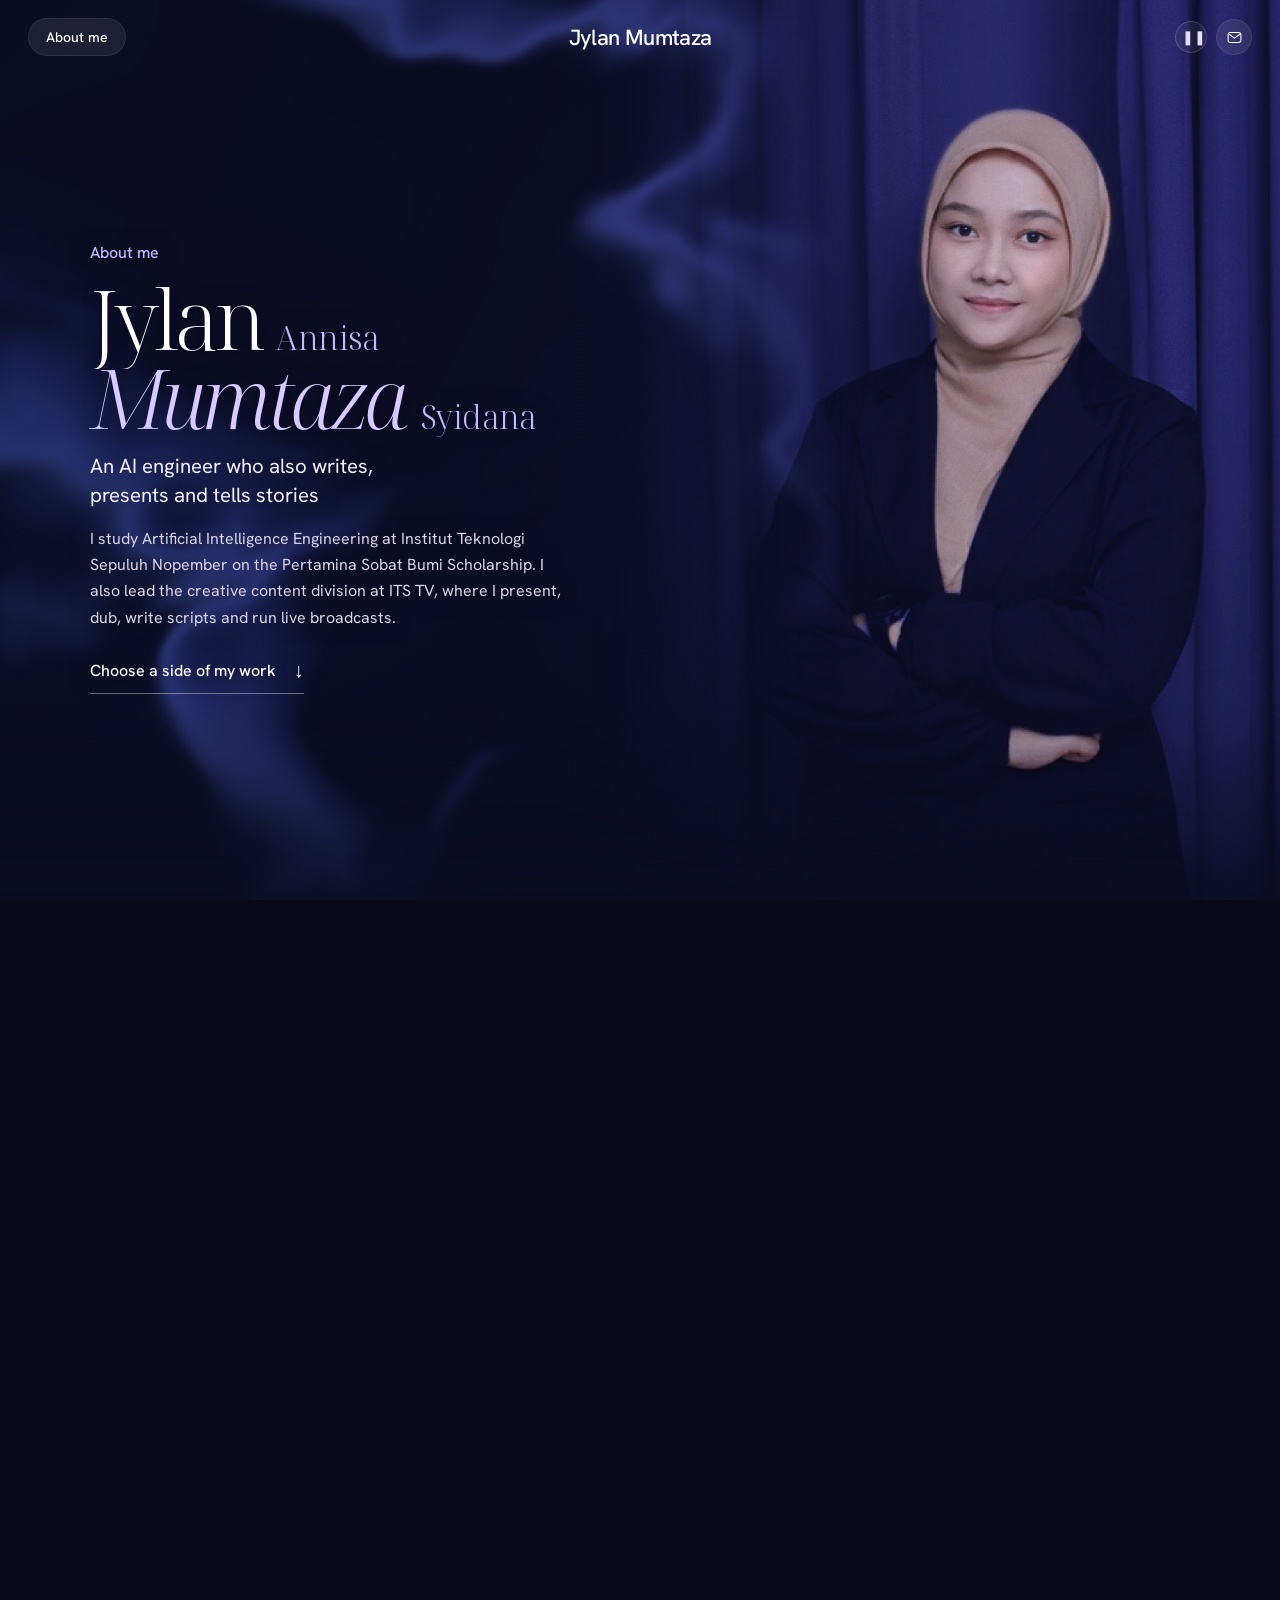
<file: index.html>
<!doctype html>
<html lang="en">
<head>
<meta charset="utf-8">
<title>Jylan Mumtaza</title>
<meta name="viewport" content="width=device-width,initial-scale=1">
<meta http-equiv="refresh" content="0; url=about/pintu.html">
<link rel="icon" href="data:,">
<script>location.replace('about/pintu.html' + location.hash);</script>
<style>html { background: #090918; }</style>
</head>
<body></body>
</html>
</file>
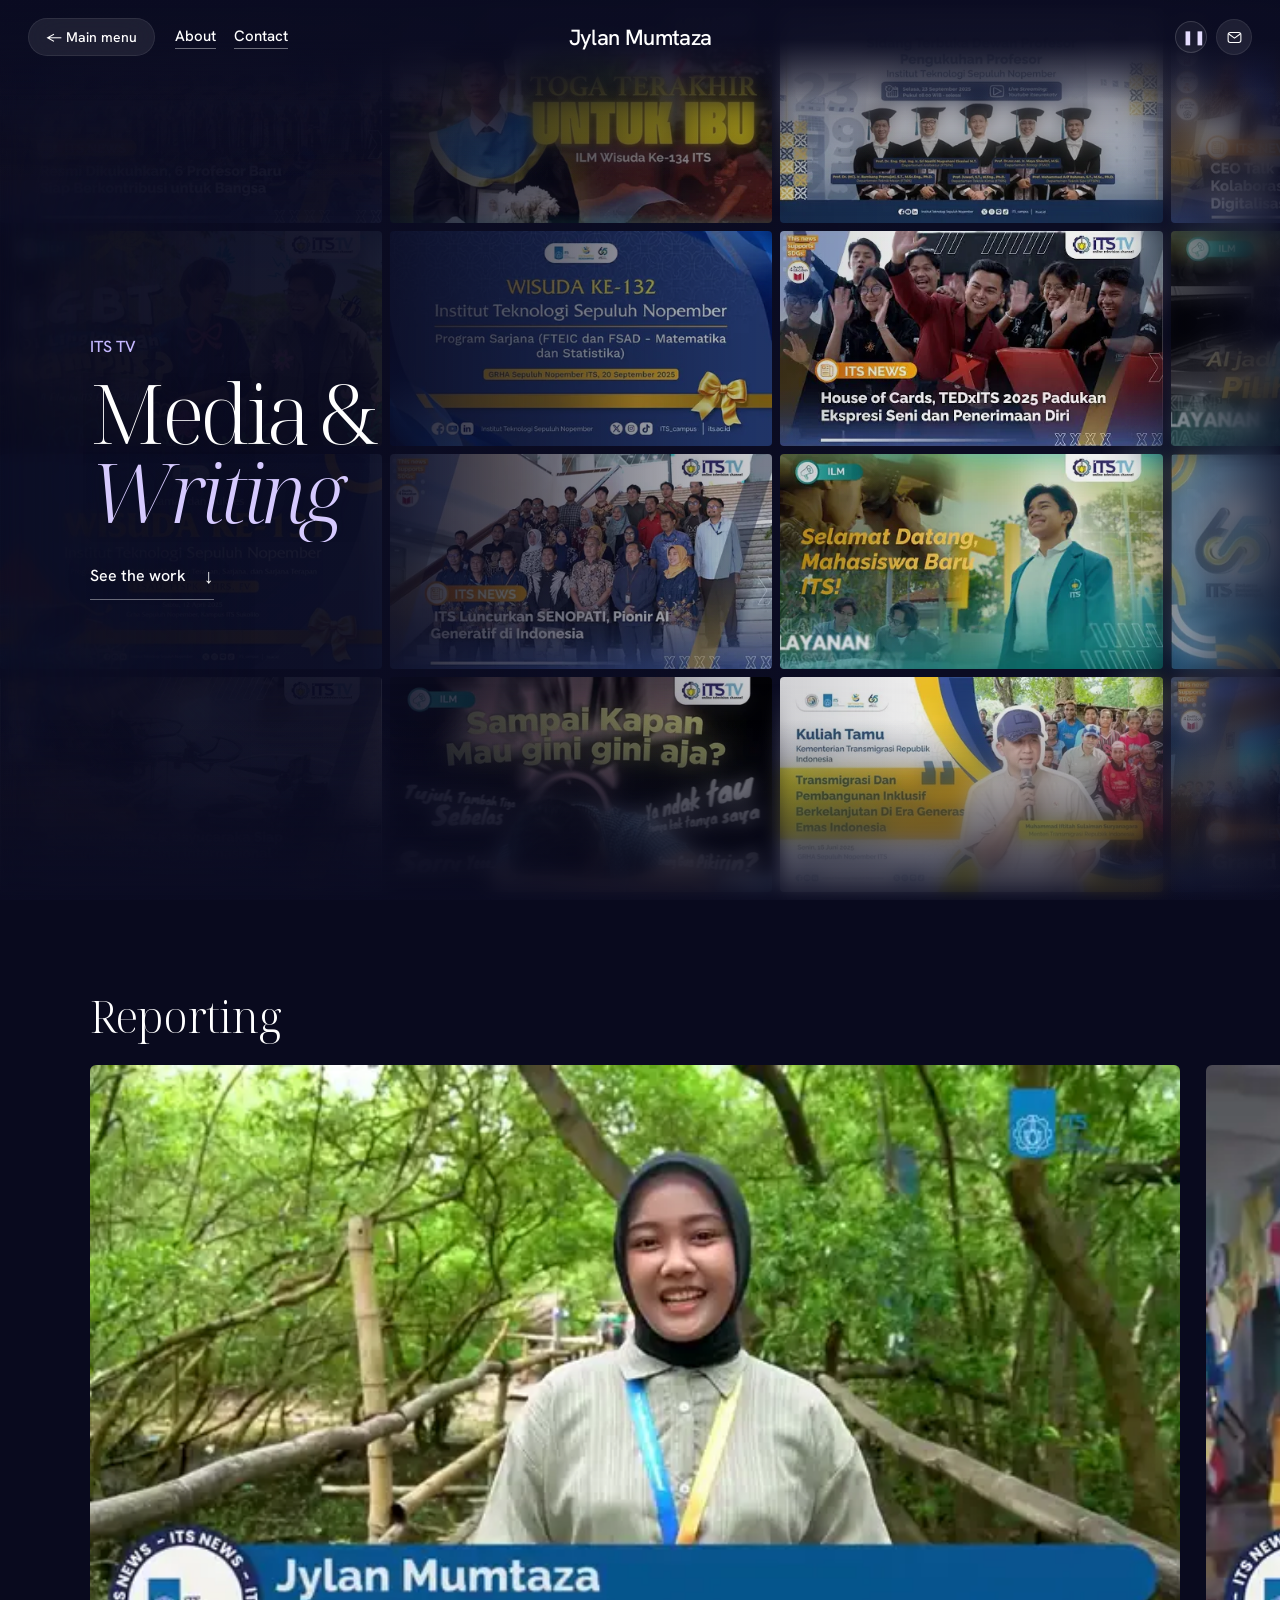
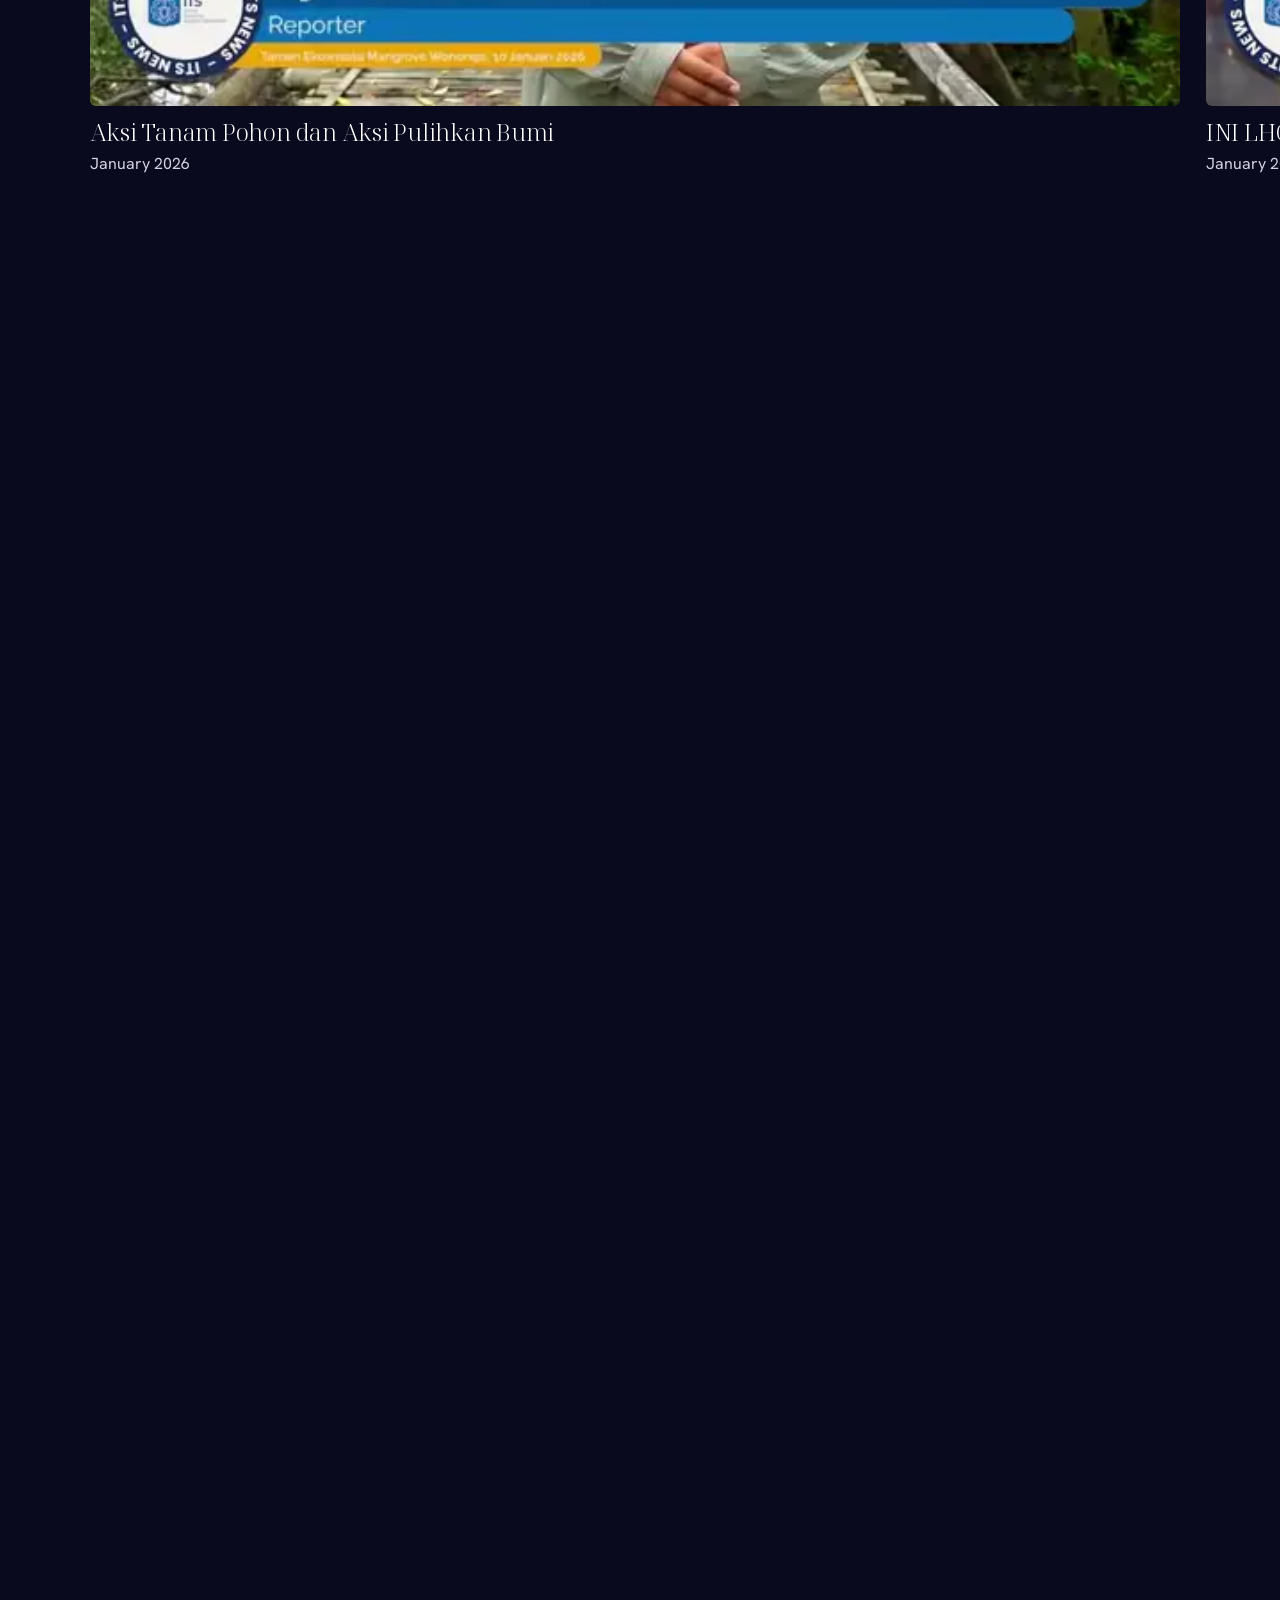
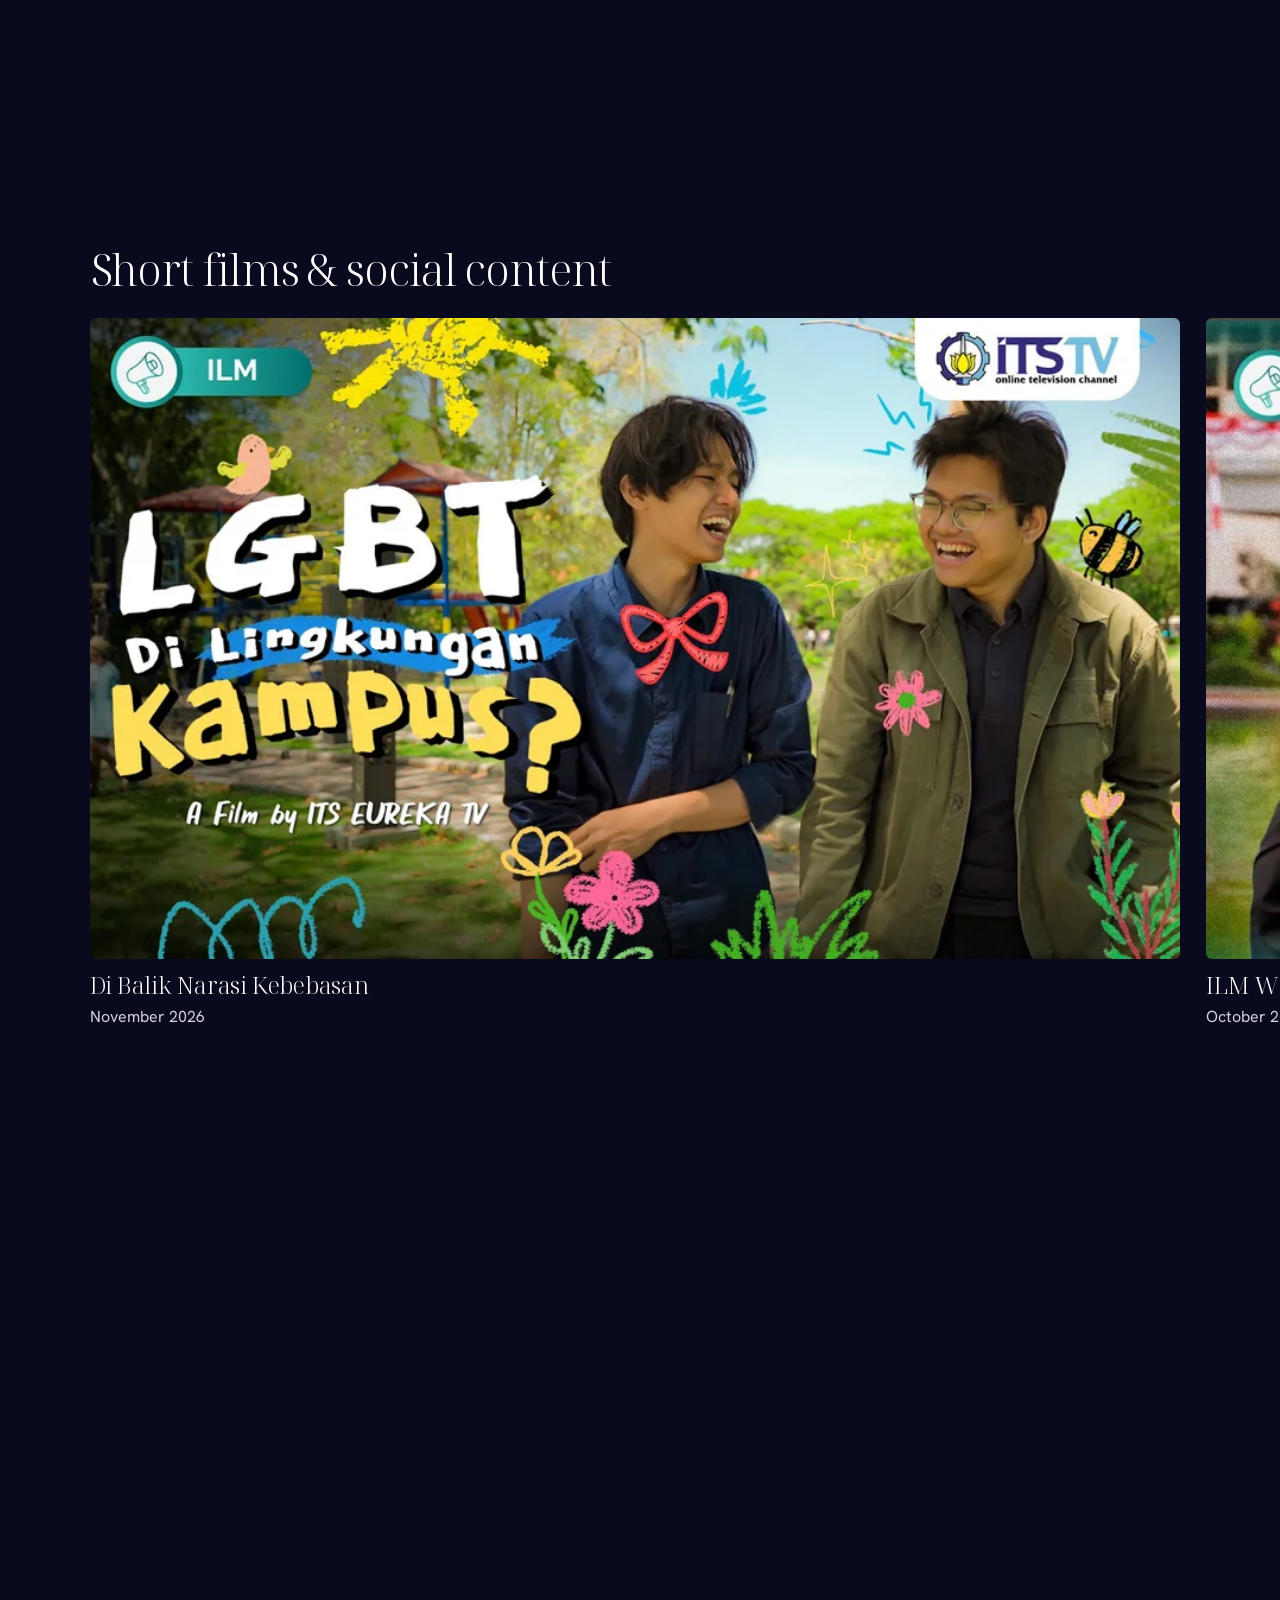
<file: about/media.html>
﻿<!doctype html>
<html lang="en">
<head>
<meta charset="utf-8">
<meta name="viewport" content="width=device-width,initial-scale=1">
<title>Jylan Mumtaza, Media &amp; Writing</title>
<link rel="icon" href="data:,">
<link rel="stylesheet" media="print" onload="this.media='all'" href="https://fonts.googleapis.com/css2?family=Noto+Serif+Display:ital,wght@0,300;0,400;1,300&family=Hanken+Grotesk:wght@400;500;600&display=swap">
<link rel="stylesheet" href="entry.css?v=sides-7">
<link rel="stylesheet" href="media.css?v=8">
</head>
<body class="media-page">
<div class="ambient" aria-hidden="true"><div class="aurora aurora-one"></div><div class="aurora aurora-two"></div><canvas id="ambient-canvas"></canvas></div>
<header class="bar">
  <div class="bar-l"><a class="pill" href="pintu.html#paths"><span aria-hidden="true">&larr;</span> Main menu</a><nav class="mnav" aria-label="Sections"><a href="#about">About</a><a href="#contact">Contact</a></nav></div>
  <div class="identity"><span>Jylan Mumtaza</span></div>
  <div class="header-actions"><button class="motion-toggle" type="button" aria-label="Pause animation" aria-pressed="false" title="Pause animation">&#10074;&#10074;</button><a class="mail" href="mailto:jylan.mum@gmail.com" aria-label="Email Jylan"><svg viewBox="0 0 24 24" fill="none" stroke="currentColor" stroke-width="1.5" aria-hidden="true"><rect x="3" y="5" width="18" height="14" rx="3"/><path d="m4 7 8 6 8-6"/></svg></a></div>
</header>
<main>
  <section class="intro" aria-labelledby="media-name">
    <div class="hero-layers" aria-hidden="true">
      <div class="wall" data-tiles="FQK1GkUWN1w 8h8sOb_JhF0 tSODeIGxUUo RdVNHSjr8RA G0134rCF2TE rBORaZjnDEA _0rmO0enfjM bNRXMasPTHQ anhQcCLfvCM xPL5OJuj4QE 9G5r54d3udU 79Fjl0IWDZk 0BP4r-fXAyY 8qSKtD9JBZ0 2gRZsKDPuiw cpjrbQ9tUWc jtjebWr8vJI VIUfTBNNvYI 1h3PXUMWItA lBqvMjyXMcc MDKYrpG5p08 ZyH6YSYj2LI 8_QphqcJFvE Bu9TJ4k-2DM Gtb4Lw0a0os 5zdjpo18eGE JIK8Bci603w Pn3judSgAU8"></div>
      <div class="hero-wash"></div>
    </div>
    <div class="intro-copy">
      <span class="k">ITS TV</span>
      <h1 id="media-name"><span class="line"><span>Media &amp;</span></span><span class="line"><span><em>Writing</em></span></span></h1>
      <a class="intro-next" href="#reporting">See the work <span aria-hidden="true">&darr;</span></a>
      <nav class="mnav-m" aria-label="Sections"><a href="#about">About</a><a href="#contact">Contact</a></nav>
    </div>
  </section>

  <!-- Reporting: the row moves sideways as the page scrolls -->
  <section class="rail" id="reporting" aria-labelledby="reporting-title">
    <div class="rail-view">
      <div class="rail-head">
        <h2 id="reporting-title">Reporting</h2>
      </div>
      <div class="rail-clip">
        <div class="rail-track">
          <a class="clip" href="https://www.youtube.com/watch?v=ksdWIF79q5U" target="_blank" rel="noopener"><video src="media/r-aksi.mp4" poster="media/p-aksi.webp" muted loop playsinline preload="none" aria-label="Clip of Jylan reporting: Aksi Tanam Pohon dan Aksi Pulihkan Bumi"></video><h3>Aksi Tanam Pohon dan Aksi Pulihkan Bumi</h3><span>January 2026</span></a>
          <a class="clip" href="https://www.youtube.com/watch?v=iWodBxf02d0" target="_blank" rel="noopener"><video src="media/r-inilho.mp4" poster="media/p-inilho.webp" muted loop playsinline preload="none" aria-label="Clip of Jylan reporting: INI LHO ITS! 2026"></video><h3>INI LHO ITS! 2026</h3><span>January 2026</span></a>
          <a class="clip" href="https://www.youtube.com/watch?v=VIUfTBNNvYI" target="_blank" rel="noopener"><video src="media/r-dutaai.mp4" poster="media/p-dutaai.webp" muted loop playsinline preload="none" aria-label="Clip of Jylan reporting: 1000 Duta AI"></video><h3>1000 Duta AI</h3><span>October 2025</span></a>
          <a class="clip" href="https://www.youtube.com/watch?v=cpjrbQ9tUWc" target="_blank" rel="noopener"><video src="media/r-dutaits.mp4" poster="media/p-dutaits.webp" muted loop playsinline preload="none" aria-label="Clip of Jylan reporting: Grand Final Duta ITS 2025"></video><h3>Grand Final Duta ITS 2025</h3><span>September 2025</span></a>
          <a class="clip" href="https://www.youtube.com/watch?v=0BP4r-fXAyY" target="_blank" rel="noopener"><video src="media/r-ceotalk.mp4" poster="media/p-ceotalk.webp" muted loop playsinline preload="none" aria-label="Clip of Jylan reporting: CEO Talk &amp; Lesson Learned 2025"></video><h3>CEO Talk &amp; Lesson Learned 2025</h3><span>June 2025</span></a>
          <a class="clip" href="https://www.youtube.com/watch?v=xPL5OJuj4QE" target="_blank" rel="noopener"><video src="media/r-tedx.mp4" poster="media/p-tedx.webp" muted loop playsinline preload="none" aria-label="Clip of Jylan reporting: TEDxITS 2025: House of Cards"></video><h3>TEDxITS 2025: House of Cards</h3><span>May 2025</span></a>
          <a class="clip" href="https://www.youtube.com/watch?v=_0rmO0enfjM" target="_blank" rel="noopener"><video src="media/r-senopati.mp4" poster="media/p-senopati.webp" muted loop playsinline preload="none" aria-label="Clip of Jylan reporting: ITS Luncurkan SENOPATI"></video><h3>ITS Luncurkan SENOPATI</h3><span>March 2025</span></a>
          <a class="clip" href="https://www.youtube.com/watch?v=RdVNHSjr8RA" target="_blank" rel="noopener"><video src="media/r-robot.mp4" poster="media/p-robot.webp" muted loop playsinline preload="none" aria-label="Clip of Jylan reporting: Robot Bayucaraka dan Banyubramanta"></video><h3>Robot Bayucaraka dan Banyubramanta</h3><span>March 2025</span></a>
          <a class="clip" href="https://www.youtube.com/watch?v=FQK1GkUWN1w" target="_blank" rel="noopener"><video src="media/r-profesor.mp4" poster="media/p-profesor.webp" muted loop playsinline preload="none" aria-label="Clip of Jylan reporting: ITS Kukuhkan 6 Profesor Baru"></video><h3>ITS Kukuhkan 6 Profesor Baru</h3><span>February 2025</span></a>
          <a class="clip" href="https://www.youtube.com/watch?v=lBqvMjyXMcc" target="_blank" rel="noopener"><video src="media/r-reeva.mp4" poster="media/p-reeva.webp" muted loop playsinline preload="none" aria-label="Clip of Jylan reporting: Schematics REEVA 2024"></video><h3>Schematics REEVA 2024</h3><span>November 2024</span></a>
          <a class="clip" href="https://www.youtube.com/watch?v=v8xUlKaV0nM" target="_blank" rel="noopener"><video src="media/r-pahlawan.mp4" poster="media/p-pahlawan.webp" muted loop playsinline preload="none" aria-label="Clip of Jylan reporting: Upacara Hari Pahlawan dan Dies Natalis ke-64"></video><h3>Upacara Hari Pahlawan dan Dies Natalis ke-64</h3><span>November 2024</span></a>
        </div>
      </div>
    </div>
  </section>

  <section class="rail" id="films" aria-labelledby="films-title">
    <div class="rail-view">
      <div class="rail-head">
        <h2 id="films-title">Short films &amp; social content</h2>
      </div>
      <div class="rail-clip">
        <div class="rail-track">
          <a class="clip" href="https://www.youtube.com/watch?v=8h8sOb_JhF0" target="_blank" rel="noopener"><img src="media/f-8h8sOb_JhF0.webp" alt="Poster of Di Balik Narasi Kebebasan" width="960" height="540" decoding="async"><h3>Di Balik Narasi Kebebasan</h3><span>November 2026</span></a>
          <a class="clip" href="https://www.youtube.com/watch?v=G0134rCF2TE" target="_blank" rel="noopener"><img src="media/f-G0134rCF2TE.webp" alt="Poster of ILM Wisuda 134" width="960" height="540" decoding="async"><h3>ILM Wisuda 134</h3><span>October 2026</span></a>
          <a class="clip" href="https://www.youtube.com/watch?v=bNRXMasPTHQ" target="_blank" rel="noopener"><img src="media/f-bNRXMasPTHQ.webp" alt="Poster of Pemimpin Otentik vs Pemimpin Anti-Kritik" width="960" height="540" decoding="async"><h3>Pemimpin Otentik vs Pemimpin Anti-Kritik</h3><span>August 2026</span></a>
          <a class="clip" href="https://www.youtube.com/watch?v=9G5r54d3udU" target="_blank" rel="noopener"><img src="media/f-9G5r54d3udU.webp" alt="Poster of Ini Awal dari Ceritamu sebagai Mahasiswa ITS" width="960" height="540" decoding="async"><h3>Ini Awal dari Ceritamu sebagai Mahasiswa ITS</h3><span>August 2026</span></a>
          <a class="clip" href="https://www.youtube.com/watch?v=8qSKtD9JBZ0" target="_blank" rel="noopener"><img src="media/f-8qSKtD9JBZ0.webp" alt="Poster of Kalau AI Bisa, Kenapa Harus Aku?" width="960" height="540" decoding="async"><h3>Kalau AI Bisa, Kenapa Harus Aku?</h3><span>July 2026</span></a>
          <a class="clip" href="https://www.youtube.com/watch?v=jtjebWr8vJI" target="_blank" rel="noopener"><img src="media/f-jtjebWr8vJI.webp" alt="Poster of Gak Perlu Jadi Orang Lain untuk Memulai Perubahan" width="960" height="540" decoding="async"><h3>Gak Perlu Jadi Orang Lain untuk Memulai Perubahan</h3><span>June 2026</span></a>
          <a class="clip" href="https://www.youtube.com/watch?v=1h3PXUMWItA" target="_blank" rel="noopener"><img src="media/f-1h3PXUMWItA.webp" alt="Poster of Setiap Perjalanan Punya Pilihan" width="960" height="540" decoding="async"><h3>Setiap Perjalanan Punya Pilihan</h3><span>March 2026</span></a>
          <a class="clip" href="https://www.youtube.com/watch?v=MDKYrpG5p08" target="_blank" rel="noopener"><img src="media/f-MDKYrpG5p08.webp" alt="Poster of Langkah Ringanku, Lahir dari Kuatmu" width="960" height="540" decoding="async"><h3>Langkah Ringanku, Lahir dari Kuatmu</h3><span>December 2025</span></a>
          <a class="clip" href="https://www.youtube.com/watch?v=8_QphqcJFvE" target="_blank" rel="noopener"><img src="media/f-8_QphqcJFvE.webp" alt="Poster of Jaga Ragamu, Raih Mimpimu" width="960" height="540" decoding="async"><h3>Jaga Ragamu, Raih Mimpimu</h3><span>September 2025</span></a>
          <a class="clip" href="https://www.youtube.com/watch?v=Bu9TJ4k-2DM" target="_blank" rel="noopener"><img src="media/f-Bu9TJ4k-2DM.webp" alt="Poster of Halaman Pertama" width="960" height="540" decoding="async"><h3>Halaman Pertama</h3><span>July 2025</span></a>
          <a class="clip" href="https://www.youtube.com/watch?v=Gtb4Lw0a0os" target="_blank" rel="noopener"><img src="media/f-Gtb4Lw0a0os.webp" alt="Poster of Selamat Hari Kenaikan Yesus Kristus 2025" width="960" height="540" decoding="async"><h3>Selamat Hari Kenaikan Yesus Kristus 2025</h3><span>May 2025</span></a>
          <a class="clip" href="https://www.youtube.com/watch?v=5zdjpo18eGE" target="_blank" rel="noopener"><img src="media/f-5zdjpo18eGE.webp" alt="Poster of Selamat Hari Paskah 2025" width="960" height="540" decoding="async"><h3>Selamat Hari Paskah 2025</h3><span>April 2025</span></a>
          <a class="clip" href="https://www.youtube.com/watch?v=JIK8Bci603w" target="_blank" rel="noopener"><img src="media/f-JIK8Bci603w.webp" alt="Poster of Selamat Idulfitri 1446 H" width="960" height="540" decoding="async"><h3>Selamat Idulfitri 1446 H</h3><span>March 2025</span></a>
          <a class="clip" href="https://www.youtube.com/watch?v=Pn3judSgAU8" target="_blank" rel="noopener"><img src="media/f-Pn3judSgAU8.webp" alt="Poster of Menghidupkan Semangat Perjuangan Rasulullah | ITS Berdakwah" width="960" height="540" decoding="async"><h3>Menghidupkan Semangat Perjuangan Rasulullah | ITS Berdakwah</h3><span>March 2025</span></a>
        </div>
      </div>
    </div>
  </section>

  <section class="live" aria-labelledby="live-title">
    <div class="m-head" data-in>
      <h2 id="live-title">Live broadcast</h2>
    </div>
    <div class="live-body">
      <ul class="live-list" data-in>
        <li><a href="https://www.youtube.com/watch?v=tSODeIGxUUo" target="_blank" rel="noopener" data-poster="131"><b>Wisuda ke-131</b><span>4 h 48 min</span></a></li>
        <li><a href="https://www.youtube.com/watch?v=rBORaZjnDEA" target="_blank" rel="noopener" data-poster="132"><b>Wisuda ke-132</b><span>4 h 57 min</span></a></li>
        <li><a href="https://www.youtube.com/watch?v=anhQcCLfvCM" target="_blank" rel="noopener" data-poster="sidang"><b>Sidang Terbuka Dewan Profesor</b><span>5 h 24 min</span></a></li>
        <li><a href="https://www.youtube.com/watch?v=iwcfmGJjvc4" target="_blank" rel="noopener" data-poster="napak"><b>Napak Tilas Rektor ke-2 ITS</b><span>3 h 28 min</span></a></li>
        <li><a href="https://www.youtube.com/watch?v=79Fjl0IWDZk" target="_blank" rel="noopener" data-poster="kuliah"><b>Kuliah Tamu Kementerian Transmigrasi</b><span>2 h 40 min</span></a></li>
        <li><a href="https://www.youtube.com/watch?v=2gRZsKDPuiw" target="_blank" rel="noopener" data-poster="reuni"><b>Reuni Akbar Alumni ITS 2025</b><span>2 h 38 min</span></a></li>
      </ul>
      <div class="posters" aria-hidden="true">
        <img class="on" data-p="131" src="media/l-131.webp" alt="" decoding="async"><img data-p="132" src="media/l-132.webp" alt="" decoding="async"><img data-p="sidang" src="media/l-sidang.webp" alt="" decoding="async"><img data-p="napak" src="media/l-napak.webp" alt="" decoding="async"><img data-p="kuliah" src="media/l-kuliah.webp" alt="" decoding="async"><img data-p="reuni" src="media/l-reuni.webp" alt="" decoding="async">
      </div>
    </div>
  </section>

  <section class="m-about" id="about" aria-labelledby="about-title">
    <div class="m-head" data-in><h2 id="about-title">About</h2></div>
    <div class="ab-grid">
      <div data-in>
        <p class="lede">I work on two sides, AI research and media</p>
        <p>I study Artificial Intelligence Engineering at Institut Teknologi Sepuluh Nopember (2024 to 2028) on the Pertamina Sobat Bumi Scholarship. On the research side, most of my work starts as a research question and ends as a model, a prototype or a protocol someone can use. <a class="side-link" href="../ai.html#home">See the AI work &rarr;</a></p>
        <p>On the media side, I lead the creative content division at ITS TV, where I present, report, dub, write scripts and run live broadcasts.</p>
        <div class="kit">
          <div><span class="k">Media</span><div class="chips"><span>Presenting</span><span>Reporting</span><span>Voice-over</span><span>Scriptwriting</span><span>Live broadcast</span><span>vMix</span></div></div>
          <div><span class="k">AI and data</span><div class="chips"><span>Python</span><span>scikit-learn</span><span>Deep learning</span><span>Computer vision</span><span>LLM and RAG</span></div></div>
        </div>
      </div>
      <div data-in>
        <span class="k">Experience</span>
        <ul class="exp">
        <li><b>Junior Data Entry, Freelance Technical Project, Surabaya</b><em>2024</em><span>Turned National Science Olympiad (OSN) math problems into structured JSON for an LLM training dataset</span></li>
        <li><b>Head of Creative Content Division, ITS TV</b><em>2026 – now</em><span>Leads content strategy and production and reviews the team’s scripts</span></li>
        <li><b>Presenter and Creative Media Staff, ITS TV</b><em>2024 – 2026</em><span>Worked as presenter, reporter, voice-over talent, vision mixer and vMix operator</span></li>
        <li><b>Project Analyst, Desa Energi Berdikari, Pertamina Foundation</b><em>2025 – now</em><span>Monitors a village renewable energy installation and leads its economic workstream</span></li>
        <li><b>Technical Staff, National Logic Competition, Schematics ITS</b><em>2025</em><span>Ran and tested the technical side of a national competition</span></li>
        <li><b>Research Presenter, Ewha Womans University, Seoul</b><em>2023</em><span>Comparative study of leadership and economic development in Korea, Malaysia and Indonesia</span></li>
      </ul>
      </div>
    </div>
  </section>

  <section class="m-contact" id="contact" aria-labelledby="contact-title">
    <h2 id="contact-title" data-in>How can <em>I help?</em></h2>
    <ul class="ct" data-in>
      <li><a href="mailto:jylan.mum@gmail.com"><b>Say hello</b><span>jylan.mum@gmail.com</span></a></li>
      <li><a href="https://www.linkedin.com/in/jylan-annisa-mumtaza-syidana-0065442ab/" target="_blank" rel="noopener"><b>LinkedIn</b><span>Jylan Annisa Mumtaza Syidana &#8599;</span></a></li>
      <li><a href="https://github.com/moomtazz" target="_blank" rel="noopener"><b>GitHub</b><span>moomtazz &#8599;</span></a></li>
    </ul>
  </section>

  <section class="m-end" data-in>
    <a href="../ai.html#home">AI &amp; Research <span aria-hidden="true">&rarr;</span></a>
  </section>
</main>
<script src="entry.js?v=sides-6"></script>
<script src="media.js?v=4"></script>
</body>
</html>
</file>
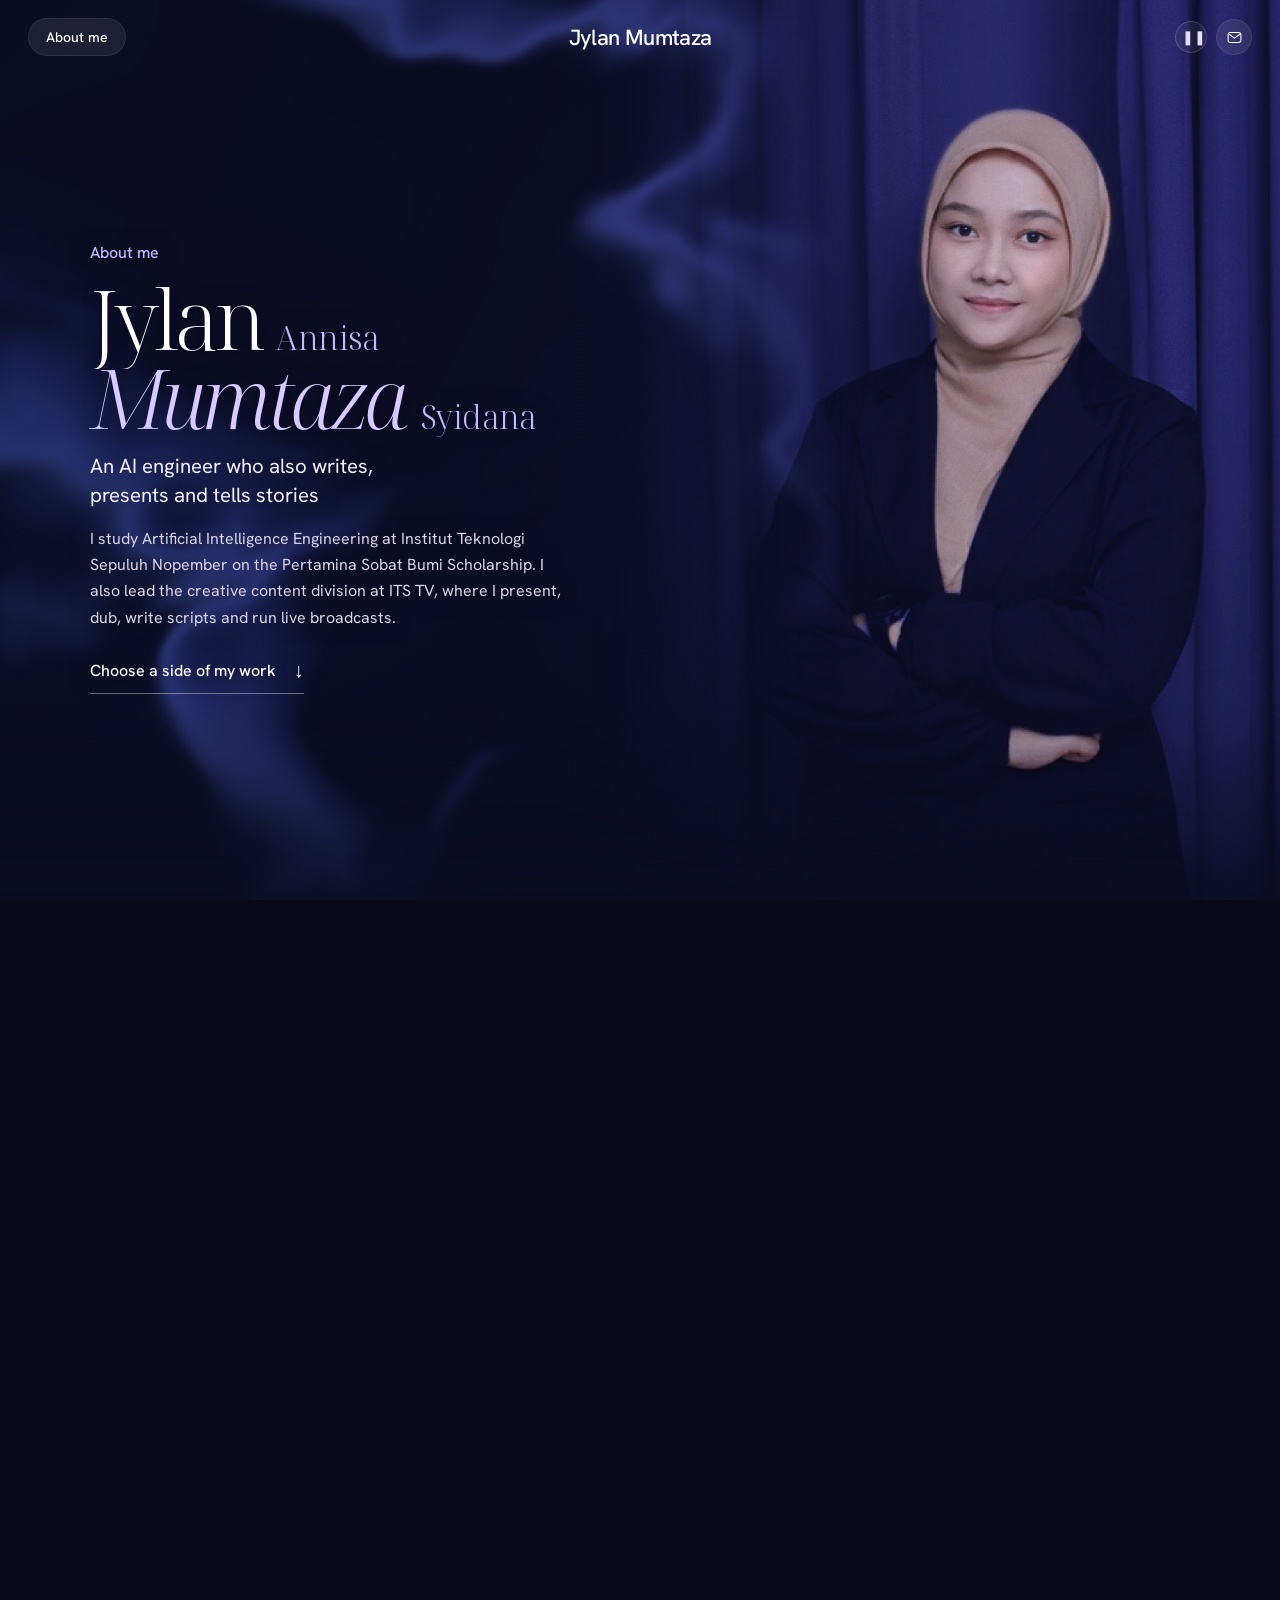
<file: about/pintu.html>
﻿<!doctype html>
<html lang="en">
<head>
<meta charset="utf-8">
<meta name="viewport" content="width=device-width,initial-scale=1">
<title>Jylan Mumtaza</title>
<link rel="icon" href="data:,">
<link rel="stylesheet" media="print" onload="this.media='all'" href="https://fonts.googleapis.com/css2?family=Noto+Serif+Display:ital,wght@0,300;0,400;1,300&family=Hanken+Grotesk:wght@400;500;600&display=swap">
<link rel="stylesheet" href="entry.css?v=sides-7">
</head>
<body>
<div class="ambient" aria-hidden="true"><div class="aurora aurora-one"></div><div class="aurora aurora-two"></div><canvas id="ambient-canvas"></canvas></div>
<header class="bar">
  <a class="pill" href="#about">About me</a>
  <div class="identity"><span>Jylan Mumtaza</span></div>
  <div class="header-actions"><button class="motion-toggle" type="button" aria-label="Pause animation" aria-pressed="false" title="Pause animation">&#10074;&#10074;</button><a class="mail" href="mailto:jylan.mum@gmail.com" aria-label="Email Jylan"><svg viewBox="0 0 24 24" fill="none" stroke="currentColor" stroke-width="1.5" aria-hidden="true"><rect x="3" y="5" width="18" height="14" rx="3"/><path d="m4 7 8 6 8-6"/></svg></a></div>
</header>
<main>
<div class="about-journey" id="about">
  <div class="stage">
    <section class="intro" aria-labelledby="intro-name">
      <div class="hero-layers" aria-hidden="true">
        <div class="hero-photo"><img src="jylan-hero-tint.webp" alt="" width="1280" height="1280" fetchpriority="high"></div>
        <div class="hero-wash"></div>
      </div>
      <div class="intro-copy">
        <span class="k">About me</span>
        <h1 id="intro-name"><span class="line"><span>Jylan <small>Annisa</small></span></span><span class="line"><span><em>Mumtaza</em> <small>Syidana</small></span></span></h1>
        <p class="intro-lead">An AI engineer who also writes, presents and tells stories</p>
        <p class="intro-bio">I study Artificial Intelligence Engineering at Institut Teknologi Sepuluh Nopember on the Pertamina Sobat Bumi Scholarship. I also lead the creative content division at ITS TV, where I present, dub, write scripts and run live broadcasts.</p>
        <a class="intro-next" href="#paths">Choose a side of my work <span aria-hidden="true">&darr;</span></a>
      </div>
    </section>

    <section class="doors" aria-labelledby="paths-title">
      <h2 class="doors-head" id="paths-title" data-reveal="head">What would you like to explore?</h2>
      <div class="choices">
        <a class="door ai" data-reveal="door" href="../ai.html#home">
          <div class="door-in">
            <div class="art-scene" aria-hidden="true"><canvas class="sculpture" data-art="engineer"></canvas></div>
            <div class="copy">
              <h3>AI &amp; Research</h3>
              <span class="go">View AI portfolio <span aria-hidden="true">&rarr;</span></span>
            </div>
          </div>
        </a>
        <a class="door media" data-reveal="door" href="media.html">
          <div class="door-in">
            <div class="art-scene" aria-hidden="true"><canvas class="sculpture" data-art="storyteller"></canvas></div>
            <div class="copy">
              <h3>Media &amp; Writing</h3>
              <span class="go">View media portfolio <span aria-hidden="true">&rarr;</span></span>
            </div>
          </div>
        </a>
      </div>
    </section>
  </div>
  <span class="paths-end" id="paths"></span>
</div>
</main>
<script src="entry.js?v=sides-6"></script>
</body>
</html>
</file>
<file: about/entry.css>
:root {
  --serif: "Noto Serif Display", Georgia, serif;
  --sans: "Hanken Grotesk", "Helvetica Neue", Arial, sans-serif;
  --ease: cubic-bezier(.22, .8, .18, 1);
  --ink: 11, 12, 34;
  --gutter: max(28px, 7vw);
  color-scheme: dark;
}
* { box-sizing: border-box; }
html { scroll-behavior: smooth; }
body { margin: 0; isolation: isolate; background: #090918; color: #fff; font-family: var(--sans); -webkit-font-smoothing: antialiased; overflow-x: hidden; overscroll-behavior-y: none; }
a { color: inherit; text-decoration: none; }
a:focus-visible { outline: 2px solid #d1c7ff; outline-offset: 5px; }
.k { font-size: 16px; font-weight: 500; color: #c4b8ff; }

/* Top bar */
.bar { position: fixed; z-index: 10; inset: 0 0 auto; display: grid; grid-template-columns: 1fr auto 1fr; align-items: center; padding: 18px 28px; pointer-events: none; }
.bar a { pointer-events: auto; }
.pill, .mail { background: #ffffff14; border: 1px solid #ffffff15; -webkit-backdrop-filter: blur(16px); backdrop-filter: blur(16px); }
.pill { justify-self: start; padding: 9px 17px; border-radius: 999px; font-size: 14px; font-weight: 500; }
.identity { font-size: 22px; font-weight: 500; letter-spacing: -.03em; white-space: nowrap; }
.mail { justify-self: end; display: grid; place-items: center; width: 36px; height: 36px; border-radius: 50%; }
.mail svg { width: 17px; height: 17px; }
.header-actions { justify-self: end; display: flex; align-items: center; gap: 9px; pointer-events: auto; }
.motion-toggle { width: 32px; height: 32px; border: 1px solid #ffffff26; border-radius: 50%; background: #ffffff0d; color: #e5ddff; font: 14px var(--sans); cursor: pointer; }
.motion-toggle:focus-visible { outline: 2px solid #d1c7ff; outline-offset: 4px; }

/* Moving background behind everything */
.ambient { position: fixed; inset: 0; z-index: -1; overflow: hidden; background: #090b20; pointer-events: none; }
.ambient canvas { position: absolute; inset: 0; width: 100%; height: 100%; opacity: .92; }
.aurora { position: absolute; width: 85vw; height: 85vh; filter: blur(65px); border-radius: 50%; opacity: .48; animation: aurora-flow 10s ease-in-out infinite alternate; }
.aurora-one { left: -20%; top: -20%; background: radial-gradient(ellipse, #6056cd, transparent 65%); }
.aurora-two { right: -30%; bottom: -20%; background: radial-gradient(ellipse, #284eaa, transparent 65%); animation-delay: -5s; }
.ambient.has-webgl .aurora { opacity: .12; }
@keyframes aurora-flow { to { transform: translate(22%, 28%) rotate(35deg) scale(1.3); } }
body.motion-paused *, body.motion-paused *::before, body.motion-paused *::after { animation-play-state: paused !important; }

/* One pinned stage: the About and the choice dissolve into each other, so there is no edge between two slides */
.about-journey { position: relative; }
.paths-end { position: absolute; left: 0; bottom: 0; height: 100svh; pointer-events: none; }
.scroll-ready .about-journey { height: 200svh; }
.scroll-ready .stage { position: sticky; top: 0; height: 100svh; overflow: hidden; }

/* About: the photo sits unframed on the right, and the colour wash runs across it */
.intro { position: relative; isolation: isolate; display: flex; align-items: center; height: 100svh; padding: 92px var(--gutter) 56px; overflow: hidden; }
.scroll-ready .intro { position: absolute; inset: 0; }
.intro.gone { visibility: hidden; }
.hero-layers { position: absolute; z-index: -1; inset: 0; opacity: calc(1 - var(--out, 0)); transform: scale(calc(1 + var(--out, 0) * .05)); transform-origin: 74% 40%; }
.hero-photo { position: absolute; top: 0; right: -8vw; bottom: 0; width: 60vw; animation: photo-in 1.8s var(--ease) both; -webkit-mask-image: linear-gradient(90deg, transparent, #000 30%); mask-image: linear-gradient(90deg, transparent, #000 30%); }
.hero-photo img { display: block; width: 100%; height: 100%; object-fit: cover; object-position: 50% 12%; transform: scale(calc(1 + var(--p, 0) * .05)); transform-origin: 48% 30%; }
.hero-wash { position: absolute; inset: 0; animation: wash-in 1.4s var(--ease) both;
  background:
    linear-gradient(0deg, rgba(var(--ink), .92), rgba(var(--ink), 0) 22%),
    linear-gradient(90deg, rgba(var(--ink), .46) 0, rgba(var(--ink), .46) 44%, rgba(var(--ink), .42) 51%, rgba(var(--ink), .34) 59%, rgba(var(--ink), .24) 67%, rgba(var(--ink), .14) 76%, rgba(var(--ink), .07) 88%, rgba(var(--ink), .04) 100%); }
@keyframes photo-in { from { opacity: 0; transform: translateX(44px); } to { opacity: 1; transform: none; } }
@keyframes wash-in { from { opacity: 0; } to { opacity: 1; } }

.intro-copy { position: relative; display: grid; gap: 16px; width: min(600px, 46vw); text-shadow: 0 1px 22px rgba(var(--ink), .75); opacity: calc(1 - var(--out, 0)); translate: 0 calc(var(--out, 0) * -44px); }
.intro-copy > .k { animation: enter .9s var(--ease) both; }
.intro h1 { margin: 0; font: 300 clamp(66px, 6.4vw, 104px)/.96 var(--serif); letter-spacing: -.045em; }
.line { display: block; overflow: hidden; margin: 0 0 -.14em -.08em; padding: 0 0 .14em .08em; }
.line > span { display: block; animation: rise 1.15s var(--ease) .12s both; }
.line + .line > span { animation-delay: .26s; }
.intro h1 small { font-size: .4em; font-weight: 300; letter-spacing: -.02em; color: #c4b8ff; }
.intro h1 em { font-weight: 300; color: #d6caff; }
.intro-lead { margin: 0; max-width: 31ch; font-size: clamp(20px, 1.6vw, 24px); line-height: 1.4; color: #f5f1ff; animation: enter 1s var(--ease) .28s both; }
.intro-bio { margin: 0; max-width: 54ch; font-size: 16px; line-height: 1.65; color: #ddd5e9; animation: enter 1s var(--ease) .56s both; }
.intro-next { display: inline-flex; gap: 18px; align-items: center; justify-self: start; padding: 10px 0; font-size: 16px; font-weight: 500; border-bottom: 1px solid #ffffff65; animation: enter 1s var(--ease) .72s both; }
.intro-next span { font-size: 20px; animation: nudge 2.6s ease-in-out infinite; }
@keyframes enter { from { opacity: 0; transform: translateY(22px); } to { opacity: 1; transform: none; } }
@keyframes rise { from { transform: translateY(112%); } to { transform: none; } }
@keyframes nudge { 50% { transform: translateY(5px); } }

/* Elements that arrive with the scroll */
.scroll-ready [data-reveal] { opacity: var(--reveal, 0); translate: calc((1 - var(--reveal, 0)) * var(--from, 0px)) calc((1 - var(--reveal, 0)) * var(--rise, 30px)); }

/* The choice: two sides that mirror each other exactly */
.doors { position: relative; isolation: isolate; display: grid; grid-template-rows: auto minmax(0, 1fr); height: 100svh; padding: 86px 0 22px; }
.scroll-ready .doors { position: absolute; inset: 0; height: auto; pointer-events: none; }
.scroll-ready .doors.live { pointer-events: auto; }
.doors::before { content: ""; position: absolute; z-index: -1; inset: 0; opacity: var(--out, 1); pointer-events: none; background: linear-gradient(0deg, rgba(var(--ink), .66), rgba(var(--ink), .42) 48%, rgba(var(--ink), .42)); }
.doors-head { margin: 0; padding: 0 24px 6px; text-align: center; font: 300 clamp(26px, 2.6vw, 38px)/1.2 var(--serif); letter-spacing: -.01em; }
.choices { display: grid; grid-template-columns: minmax(0, 1fr) minmax(0, 1fr); min-height: 0; }
.door { --dir: 1; --from: -56px; --rise: 0px; display: block; min-width: 0; min-height: 0; }
.door.media { --dir: -1; --from: 56px; }
.door-in { display: grid; grid-template-rows: minmax(0, 1fr) auto; gap: 10px; height: 100%; padding: 0 clamp(20px, 3vw, 56px); transform-origin: 50% 100%; transition: transform .8s var(--ease), opacity .6s; }
.art-scene { position: relative; min-height: 0; pointer-events: none; }
.sculpture { position: absolute; left: 0; top: -14%; display: block; width: 100%; height: 128%; }
.copy { display: grid; justify-items: center; gap: 11px; text-align: center; }
.copy h3 { margin: 0; font: 300 clamp(40px, 4.6vw, 70px)/1.04 var(--serif); letter-spacing: -.035em; white-space: nowrap; }
.copy p { margin: 0; font-size: 18px; line-height: 1.45; color: #e6e4ef; text-wrap: balance; }
.go { display: inline-flex; gap: 12px; align-items: center; margin-top: 3px; padding: 11px 20px; border-radius: 999px; background: #ece9ff; color: #17112f; font-size: 15px; font-weight: 600; }
.go span { transition: transform .4s var(--ease); }
.door.ai { -webkit-tap-highlight-color: transparent; }
.door.media { -webkit-tap-highlight-color: transparent; }
@media (hover: hover) and (pointer: fine) {
  /* The side under the pointer comes forward towards the middle; the other steps back. Mirrored by --dir. */
  .door:hover .door-in { transform: translateX(calc(var(--dir) * 3vw)) scale(1.07); }
  .choices:hover .door:not(:hover) .door-in { transform: translateX(calc(var(--dir) * -2vw)) scale(.92); opacity: .5; }
  .door:hover .go span { transform: translateX(4px); }
}
.door:focus-visible { outline-offset: -8px; }
.door:active .door-in { transform: scale(.98); }

/* Short laptop screens */
@media (min-width: 761px) and (max-height: 760px) {
  .intro h1 { font-size: clamp(62px, 6.2vw, 96px); }
  .intro-copy { gap: 13px; }
  .doors { padding-top: 78px; padding-bottom: 16px; }
  .copy { gap: 9px; }
  .copy h3 { font-size: clamp(40px, 4.2vw, 62px); }
  .copy p { font-size: 17px; }
}

/* Phones: photo on top with the solid colour below; the two sides stack and stay equal */
@media (max-width: 760px) {
  :root { --gutter: 22px; }
  .bar { padding: 14px 16px; }
  .pill { padding: 8px 12px; font-size: 13px; }
  .identity { font-size: 16px; }
  .mail { width: 30px; height: 30px; }
  .motion-toggle { width: 27px; height: 27px; font-size: 12px; }
  .header-actions { gap: 6px; }
  .aurora { width: 150vw; }
  .intro { align-items: flex-end; padding: 0 var(--gutter) 34px; }
  .hero-photo { left: 0; right: 0; bottom: auto; width: 100%; height: 60svh; -webkit-mask-image: linear-gradient(180deg, #000 72%, transparent); mask-image: linear-gradient(180deg, #000 72%, transparent); }
  .hero-photo img { object-position: 47% 0; }
  .hero-wash { background: linear-gradient(0deg, rgba(var(--ink), .62) 50%, rgba(var(--ink), .5) 60%, rgba(var(--ink), 0) 76%); }
  .intro-copy { width: 100%; gap: 11px; }
  .intro-copy > .k { font-size: 15px; }
  .intro h1 { font-size: clamp(50px, 14.5vw, 66px); }
  .intro-lead { font-size: 18px; max-width: none; }
  .intro-bio { font-size: 15px; line-height: 1.55; }
  .doors { padding: 70px 0 12px; }
  .doors-head { font-size: 25px; padding-bottom: 2px; }
  .choices { grid-template-columns: minmax(0, 1fr); grid-template-rows: repeat(2, minmax(0, 1fr)); }
  .door { --from: 0px; --rise: 26px; }
  .door-in { gap: 6px; padding: 0 var(--gutter); }
  .copy { gap: 7px; }
  .copy h3 { font-size: clamp(36px, 10.5vw, 44px); }
  .copy p { font-size: 15px; }
  .go { padding: 9px 16px; font-size: 14px; }
}

@media (prefers-reduced-motion: reduce) {
  html { scroll-behavior: auto; }
  *, *::before, *::after { animation: none !important; transition: none !important; }
  .scroll-ready .about-journey { height: auto; }
  .scroll-ready .stage { position: relative; height: auto; overflow: visible; }
  .scroll-ready .intro { position: relative; inset: auto; }
  .scroll-ready .doors { position: relative; inset: auto; height: 100svh; pointer-events: auto; }
  .scroll-ready [data-reveal] { opacity: 1; translate: none; }
}
</file>
<file: about/media.css>
/* Media & Writing. Same colours, type and moving background as the About. */
/* Opening: a wall of small pictures in four rows, sliding in turns, with all four edges blurred */
.wall { position: absolute; inset: 0; display: grid; grid-template-rows: repeat(4, minmax(0, 1fr)); gap: 8px; padding: 8px 0; overflow: hidden; background: #0b0c22; }
.wall-row { min-height: 0; }
.wall-track { display: flex; gap: 8px; width: max-content; height: 100%; padding-right: 8px; animation: wall-left 100s linear infinite; }
.wall-row:nth-child(odd) .wall-track { animation-name: wall-right; }
.wall-row:nth-child(2) .wall-track { animation-duration: 120s; }
.wall-row:nth-child(3) .wall-track { animation-duration: 112s; }
.wall img { display: block; flex: none; height: 100%; width: auto; aspect-ratio: 16 / 9; object-fit: cover; border-radius: 4px; filter: saturate(.92) brightness(.94); }
/* Pictures fade in once they arrive, so a slow connection shows the page colour, not black boxes */
.wall img, .clip img { opacity: 0; transition: opacity .7s var(--ease), filter .5s; }
.wall img.ok, .clip img.ok { opacity: 1; }
.clip video { background: #14143a center / cover no-repeat; }
.wall::before, .wall::after { content: ""; position: absolute; z-index: 2; inset: 0; pointer-events: none; }
.wall::before { -webkit-backdrop-filter: blur(9px); backdrop-filter: blur(9px); --m: linear-gradient(90deg, #000, transparent 20%), linear-gradient(270deg, #000, transparent 14%), linear-gradient(180deg, #000, transparent 24%), linear-gradient(0deg, #000, transparent 24%); -webkit-mask-image: var(--m); mask-image: var(--m); }
.wall::after { background: linear-gradient(270deg, rgba(var(--ink), .8), rgba(var(--ink), 0) 12%), linear-gradient(180deg, rgba(var(--ink), .86), rgba(var(--ink), 0) 20%), linear-gradient(0deg, rgba(var(--ink), .86), rgba(var(--ink), 0) 20%); }
@keyframes wall-left { to { transform: translateX(-50%); } }
@keyframes wall-right { from { transform: translateX(-50%); } to { transform: none; } }
.media-page .hero-wash { background: linear-gradient(90deg, rgba(var(--ink), .96) 0, rgba(var(--ink), .94) 28%, rgba(var(--ink), .62) 42%, rgba(var(--ink), .18) 58%, rgba(var(--ink), 0) 72%); }
.media-page .intro-next { margin-top: 6px; }
.media-page .bar::before { content: ""; position: absolute; z-index: -1; inset: 0 0 -26px; pointer-events: none; background: linear-gradient(180deg, rgba(var(--ink), .92) 40%, rgba(var(--ink), 0)); }
.media-page h2 { margin: 0; font: 300 44px/1.12 var(--serif); letter-spacing: -.025em; }
.media-page h3 { margin: 0; font: 300 24px/1.2 var(--serif); letter-spacing: -.01em; }
.m-head { display: grid; gap: 10px; max-width: 62ch; }
[data-in] { opacity: 0; translate: 0 30px; transition: opacity .9s var(--ease), translate .9s var(--ease); }
[data-in].in { opacity: 1; translate: none; }

/* Reporting: scrolling down moves the row sideways */
.rail { position: relative; background: rgba(var(--ink), .62); }
.rail-view { display: grid; grid-template-rows: auto minmax(0, 1fr); gap: 24px; height: 100svh; padding: 92px 0 26px; overflow: hidden; }
.rail.pinned .rail-view { position: sticky; top: 0; }
.rail-head { display: grid; gap: 10px; max-width: calc(62ch + var(--gutter)); padding-left: var(--gutter); padding-right: 24px; }
.rail-clip { min-height: 0; overflow: hidden; }
.rail-track { display: flex; gap: 26px; width: max-content; height: 100%; padding: 0 var(--gutter); will-change: transform; }
.clip { display: grid; grid-template-rows: minmax(0, 1fr) auto auto; gap: 6px; height: 100%; aspect-ratio: 16 / 10.4; }
.clip img, .clip video { display: block; width: 100%; height: 100%; min-height: 0; object-fit: cover; border-radius: 6px; background: #14143a; transition: filter .5s; }
.clip h3 { margin-top: 6px; transition: color .4s; }
.clip span { font-size: 16px; color: #d5d2e2; }

/* Live: a list, with the poster of the row you point at */
.live { background: rgba(var(--ink), .62); padding: 92px var(--gutter) 40px; }
.live { min-height: 100svh; display: grid; align-content: center; gap: 26px; }
.live-body { display: grid; grid-template-columns: minmax(0, 1.25fr) minmax(0, 1fr); gap: 46px; align-items: center; }
.live-list { margin: 0; padding: 0; list-style: none; }
.live-list a { display: flex; justify-content: space-between; align-items: baseline; gap: 20px; padding: 13px 0; border-top: 1px solid #ffffff26; transition: padding-left .5s var(--ease); }
.live-list li:last-child a { border-bottom: 1px solid #ffffff26; }
.live-list b { font: 300 28px/1.2 var(--serif); letter-spacing: -.01em; transition: color .4s; }
.live-list span { flex: none; font-size: 16px; color: #d5d2e2; }
.posters { position: relative; aspect-ratio: 16 / 9; border-radius: 6px; overflow: hidden; }
.posters img { position: absolute; inset: 0; width: 100%; height: 100%; object-fit: cover; opacity: 0; transition: opacity .5s; }
.posters img.on { opacity: 1; }

.m-end { display: flex; flex-wrap: wrap; justify-content: flex-end; align-items: baseline; gap: 12px 40px; padding: 64px var(--gutter) 72px; background: rgba(var(--ink), .62); }
.m-end a { font: 300 clamp(40px, 5vw, 70px)/1.05 var(--serif); letter-spacing: -.03em; }
.m-end a span { display: inline-block; transition: transform .5s var(--ease); }

@media (hover: hover) and (pointer: fine) {
  .clip:hover h3 { color: #d6caff; }
  .clip:hover img, .clip:hover video { filter: brightness(1.1); }
  .live-list a:hover { padding-left: 14px; }
  .live-list a:hover b { color: #d6caff; }
  .m-end a:hover span { transform: translateX(8px); }
}

@media (min-width: 761px) and (max-height: 760px) {
  .rail-view { gap: 18px; padding-top: 84px; padding-bottom: 18px; }
  .live-list a { padding: 10px 0; }
  .live-list b { font-size: 25px; }
}

@media (max-width: 760px) {
  .wall { inset: 0 0 auto; height: 62svh; gap: 6px; padding: 6px 0; }
  .wall-track { gap: 6px; padding-right: 6px; }
  .media-page .hero-wash { background: linear-gradient(0deg, rgba(var(--ink), .97) 38%, rgba(var(--ink), .7) 46%, rgba(var(--ink), 0) 60%); }
  .media-page h2 { font-size: 36px; }
  .media-page .pill { font-size: 13px; }
  .rail-view { padding: 72px 0 18px; gap: 16px; }
  .rail-track { gap: 14px; }
  .clip { height: auto; width: 82vw; aspect-ratio: auto; grid-template-rows: auto auto auto; align-self: center; }
  .clip img, .clip video { height: auto; aspect-ratio: 16 / 9; }
  .live { min-height: 0; }
  .live-body { grid-template-columns: minmax(0, 1fr); gap: 0; }
  .live-list a { padding: 11px 0; }
  .live-list b { font-size: 21px; }
  .live-list span { font-size: 14px; }
  .posters { display: none; }
  .m-end { padding: 40px var(--gutter) 56px; }
}

@media (prefers-reduced-motion: reduce) {
  [data-in] { opacity: 1; translate: none; }
  .rail-view { height: auto; overflow: visible; }
  .rail-clip { overflow-x: auto; }
  .rail-track { height: 56svh; }
}

/* About and contact live on this side too: the same person, both sides */
.bar-l { justify-self: start; display: flex; align-items: center; gap: 20px; pointer-events: auto; }
.mnav { display: flex; gap: 18px; }
.mnav a, .mnav-m a { font-size: 15px; font-weight: 500; border-bottom: 1px solid #ffffff66; padding-bottom: 2px; }
.mnav a:hover, .mnav-m a:hover { border-color: #fff; }
.mnav-m { display: none; gap: 18px; }
.m-about { background: rgba(var(--ink), .62); padding: 110px var(--gutter) 60px; display: grid; gap: 34px; }
.ab-grid { display: grid; grid-template-columns: minmax(0, 6fr) minmax(0, 5fr); gap: 64px; }
.m-about .lede { margin: 0 0 24px; font: 300 clamp(30px, 3.2vw, 48px)/1.1 var(--serif); letter-spacing: -.02em; }
.m-about p { margin: 0 0 16px; max-width: 58ch; font-size: 19px; line-height: 1.55; color: #e4e1ef; }
.m-about .k { display: block; margin-bottom: 10px; font-size: 13px; letter-spacing: .06em; text-transform: uppercase; color: #b9b5cc; }
.side-link { color: #d6caff; border-bottom: 1px solid currentColor; white-space: nowrap; }
.kit { display: grid; gap: 18px; margin-top: 30px; }
.chips { display: flex; flex-wrap: wrap; gap: 8px; }
.chips span { padding: 6px 13px; border-radius: 999px; background: #ffffff12; border: 1px solid #ffffff1c; font-size: 15px; }
.exp { margin: 0; padding: 0; list-style: none; }
.exp li { display: grid; grid-template-columns: minmax(0, 1fr) auto; gap: 4px 16px; padding: 16px 0; border-top: 1px solid #ffffff22; }
.exp b { font: 300 22px/1.2 var(--serif); }
.exp em { font-style: normal; font-size: 14px; color: #b9b5cc; white-space: nowrap; }
.exp span { grid-column: 1 / -1; font-size: 15px; line-height: 1.5; color: #d5d2e2; }
.m-contact { background: rgba(var(--ink), .62); padding: 40px var(--gutter) 90px; display: grid; grid-template-columns: minmax(0, 1fr) minmax(0, 1fr); gap: 40px; align-items: end; }
.m-contact h2 { font: 300 clamp(56px, 7vw, 110px)/.95 var(--serif); letter-spacing: -.03em; }
.m-contact h2 em { display: block; padding-left: .8em; }
.ct { margin: 0; padding: 0; list-style: none; }
.ct a { display: grid; gap: 4px; padding: 16px 0; border-top: 1px solid #ffffff26; }
.ct li:last-child a { border-bottom: 1px solid #ffffff26; }
.ct b { font-weight: 500; font-size: 17px; }
.ct span { color: #d5d2e2; font-size: 15px; }
.ct a:hover b { color: #d6caff; }
@media (max-width: 760px) {
  .mnav { display: none; }
  .mnav-m { display: flex; }
  .m-about { padding: 80px 20px 40px; }
  .ab-grid { grid-template-columns: minmax(0, 1fr); gap: 36px; }
  .m-about p { font-size: 17px; }
  .m-contact { grid-template-columns: minmax(0, 1fr); padding: 30px 20px 70px; }
  .m-contact h2 { font-size: clamp(48px, 15vw, 72px); }
}
</file>
